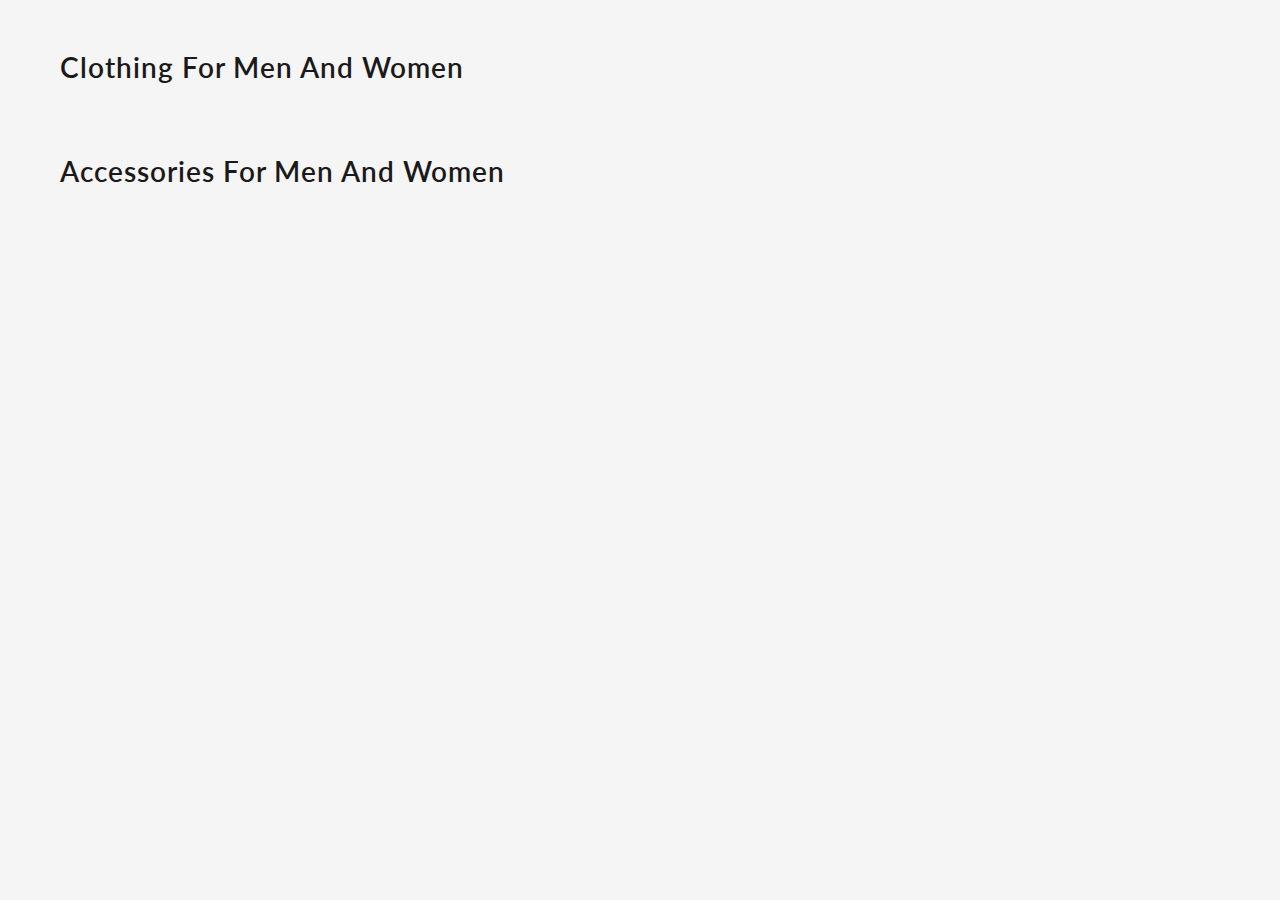
<file: content.html>
<!DOCTYPE html>
<html lang="en">
<head>
    <meta charset="UTF-8">
    <meta name="viewport" content="width=device-width, initial-scale=1.0">
    <meta http-equiv="X-UA-Compatible" content="ie=edge">
    <title> CONTENT | E-COMMERCE WEBSITE BY EDYODA </title>
    <link href="https://fonts.googleapis.com/css?family=Lato&display=swap" rel="stylesheet">
    <!-- favicon -->
    <link rel="icon" href="https://yt3.ggpht.com/a/AGF-l78km1YyNXmF0r3-0CycCA0HLA_i6zYn_8NZEg=s900-c-k-c0xffffffff-no-rj-mo" type="image/gif" sizes="16x16">

    <link rel="stylesheet" href="css/content.css">

</head>
<body>
    <!-- CONTENT SECTION -->
    <div id="mainContainer">
        <section class="products-section">
            <h1>Clothing for Men and Women</h1>
            <div id="containerClothing" class="products-grid">
                <!-- JS rendered code -->
            </div>
        </section>

        <section class="products-section">
            <h1>Accessories for Men and Women</h1>
            <div id="containerAccessories" class="products-grid">
                <!-- JS rendered code -->
            </div>
        </section>
    </div>
</body>
<script src="content.js"></script>
</html>
</file>
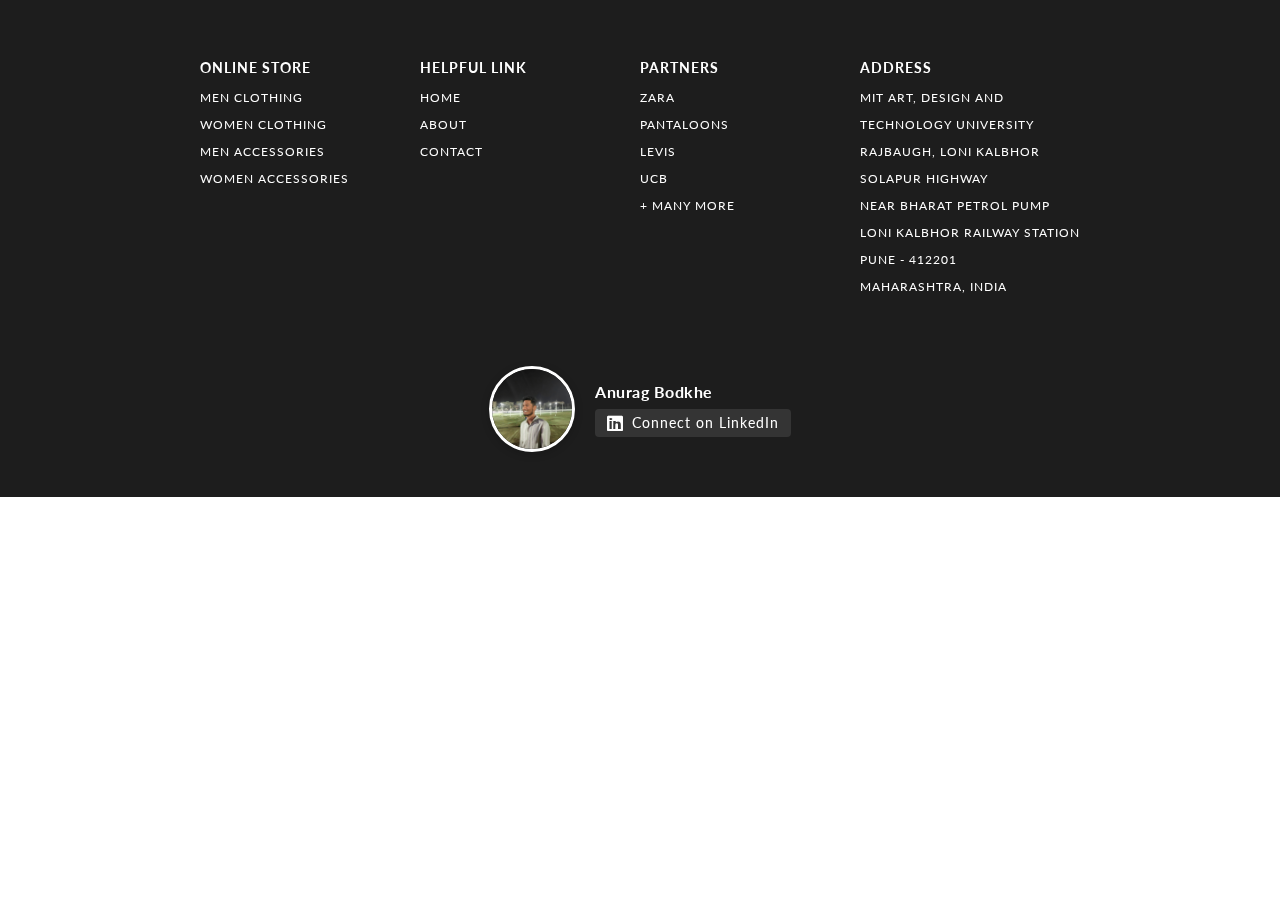
<file: footer.html>
<!DOCTYPE html>
<html lang="en">
<head>
    <meta charset="UTF-8">
    <meta name="viewport" content="width=device-width, initial-scale=1.0">
    <meta http-equiv="X-UA-Compatible" content="ie=edge">
    <title> FOOTER | E-COMMERCE WEBSITE </title>
    <!-- EXTERNAL LINKS -->
    <link href="https://fonts.googleapis.com/css?family=Source+Sans+Pro:300,400" rel="stylesheet">
    <link href="https://fonts.googleapis.com/css?family=Lato&display=swap" rel="stylesheet">
    <link rel="stylesheet" href="css/footer.css">
    <!-- Font Awesome for social icons -->
    <link rel="stylesheet" href="https://cdnjs.cloudflare.com/ajax/libs/font-awesome/5.15.4/css/all.min.css">
</head>

<body>
    <footer>
        <section>    
            <div id="containerFooter">
                
                <div id="webFooter">
                    <h3> online store </h3>
                    <p> men clothing </p>
                    <p> women clothing </p>
                    <p> men accessories </p>
                    <p> women accessories </p>
                </div>
                <div id="webFooter">
                    <h3> helpful link </h3>
                    <p> home </p>
                    <p> about </p>
                    <p> contact </p>
                </div>
                <div id="webFooter">
                    <h3> partners </h3>
                    <p> zara </p>
                    <p> pantaloons </p>
                    <p> levis </p>
                    <p> ucb </p>
                    <p> + many more </p>
                </div>
                <div id="webFooter">
                    <h3> address </h3>
                    <p> MIT Art, Design and </p>
                    <p> Technology University </p>
                    <p> Rajbaugh, Loni Kalbhor </p>
                    <p> Solapur Highway </p>
                    <p> Near Bharat Petrol Pump </p>
                    <p> Loni Kalbhor Railway Station </p>
                    <p> Pune - 412201 </p>
                    <p> Maharashtra, India </p>
                </div>
            </div>
        </section>
        <div id="credit">
            <div class="profile-section">
                <img src="img/anu.jpg" alt="Anurag Bodkhe" class="profile-photo">
                <div class="profile-info">
                    <p class="developer-name">Anurag Bodkhe</p>
                    <a href="https://www.linkedin.com/in/anurag-bodkhe-087758292" target="_blank" class="linkedin-link">
                        <i class="fab fa-linkedin"></i> Connect on LinkedIn
                    </a>
                </div>
            </div>
        </div>
    </footer>
</body>
</html>
</file>
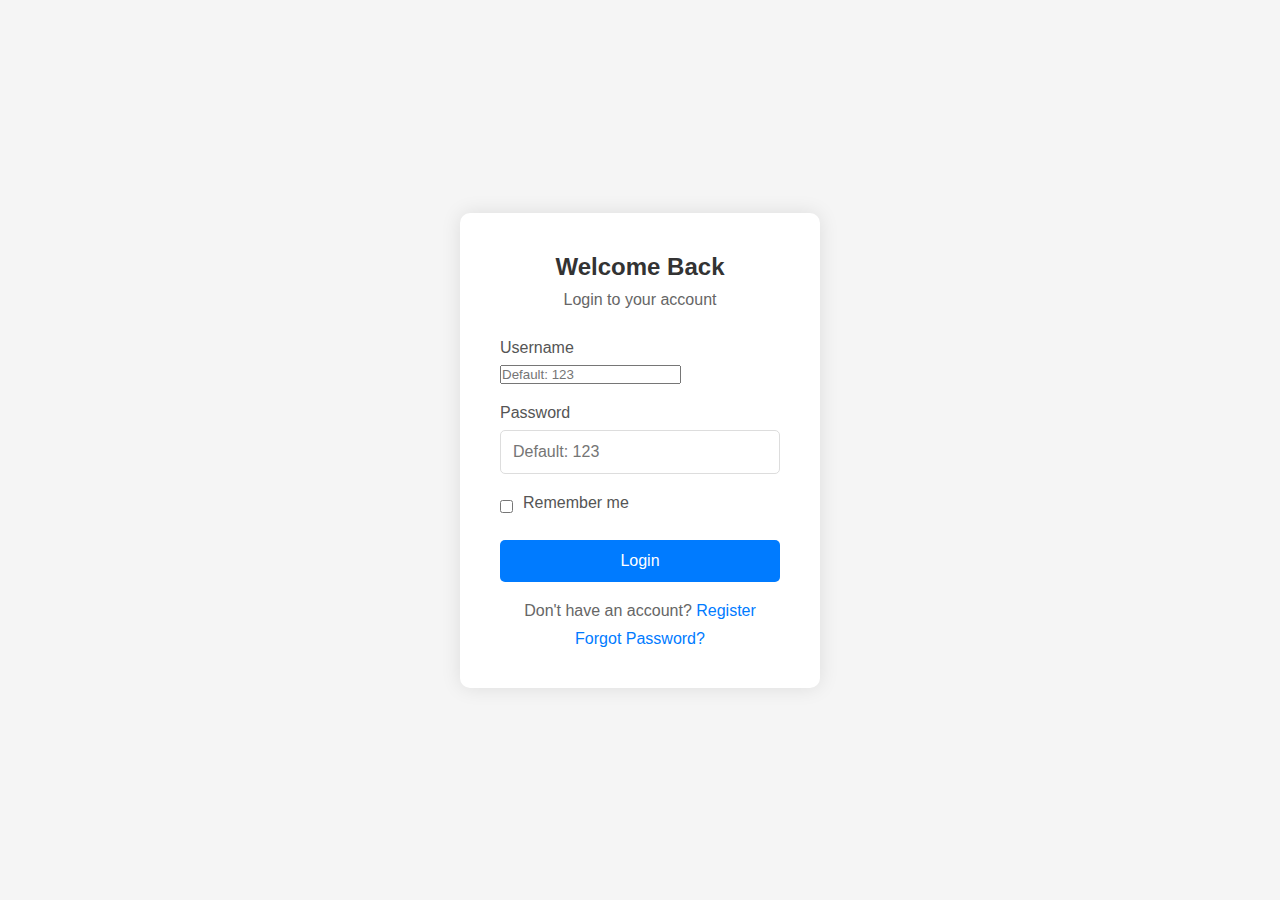
<file: login.html>
<!DOCTYPE html>
<html lang="en">
<head>
    <meta charset="UTF-8">
    <meta name="viewport" content="width=device-width, initial-scale=1.0">
    <title>Login - Fashion Store</title>
    <link rel="stylesheet" href="css/login.css">
</head>
<body>
    <div class="container">
        <div class="login-container">
            <h2>Welcome Back</h2>
            <p class="subtitle">Login to your account</p>
            
            <form id="loginForm" class="login-form">
                <div class="form-group">
                    <label for="username">Username</label>
                    <input type="text" id="username" name="username" placeholder="Default: 123" required>
                </div>
                
                <div class="form-group">
                    <label for="password">Password</label>
                    <input type="password" id="password" name="password" placeholder="Default: 123" required>
                </div>
                
                <div class="form-group remember-me">
                    <input type="checkbox" id="remember" name="remember">
                    <label for="remember">Remember me</label>
                </div>
                
                <button type="submit" class="login-btn">Login</button>
                
                <div class="form-footer">
                    <p>Don't have an account? <a href="register.html">Register</a></p>
                    <a href="#" class="forgot-password">Forgot Password?</a>
                </div>
            </form>
        </div>
    </div>
    <script>
        document.getElementById('loginForm').addEventListener('submit', function(e) {
            e.preventDefault();
            
            const username = document.getElementById('username').value;
            const password = document.getElementById('password').value;
            
            // Check for default credentials
            if (username === '123' && password === '123') {
                // Successful login
                localStorage.setItem('isLoggedIn', 'true');
                window.location.href = 'index.html';
            } else {
                alert('Invalid credentials. Please use the default username and password (both are 123)');
            }
        });
    </script>
</body>
</html>
</file>
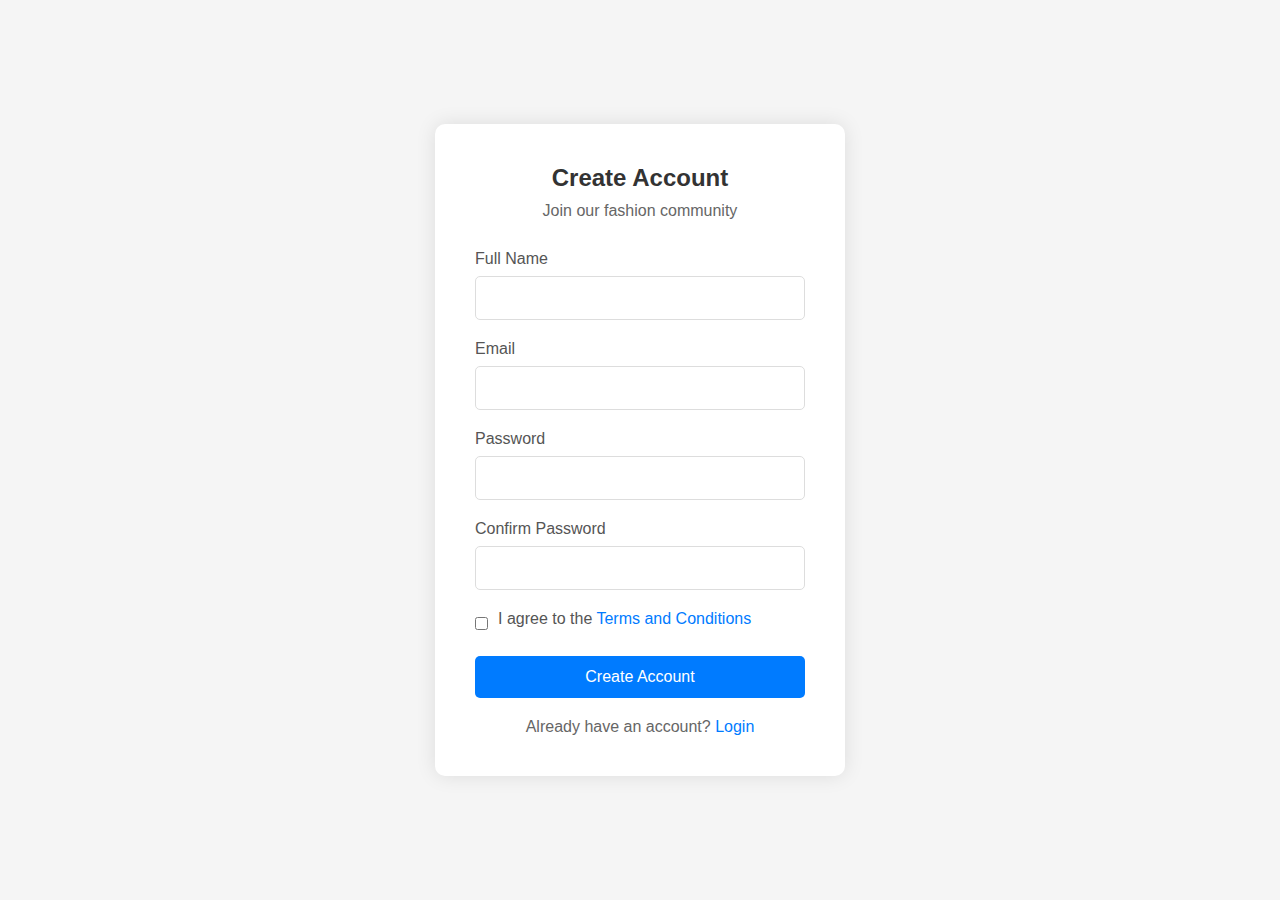
<file: register.html>
<!DOCTYPE html>
<html lang="en">
<head>
    <meta charset="UTF-8">
    <meta name="viewport" content="width=device-width, initial-scale=1.0">
    <title>Register - Fashion Store</title>
    <link rel="stylesheet" href="css/register.css">
</head>
<body>
    <div class="container">
        <div class="register-container">
            <h2>Create Account</h2>
            <p class="subtitle">Join our fashion community</p>
            
            <form id="registerForm" class="register-form">
                <div class="form-group">
                    <label for="fullName">Full Name</label>
                    <input type="text" id="fullName" name="fullName" required>
                </div>
                
                <div class="form-group">
                    <label for="email">Email</label>
                    <input type="email" id="email" name="email" required>
                </div>
                
                <div class="form-group">
                    <label for="password">Password</label>
                    <input type="password" id="password" name="password" required>
                </div>
                
                <div class="form-group">
                    <label for="confirmPassword">Confirm Password</label>
                    <input type="password" id="confirmPassword" name="confirmPassword" required>
                </div>
                
                <div class="form-group terms">
                    <input type="checkbox" id="terms" name="terms" required>
                    <label for="terms">I agree to the <a href="#">Terms and Conditions</a></label>
                </div>
                
                <button type="submit" class="register-btn">Create Account</button>
                
                <div class="form-footer">
                    <p>Already have an account? <a href="login.html">Login</a></p>
                </div>
            </form>
        </div>
    </div>
    <script src="js/register.js"></script>
</body>
</html>
</file>
<file: css/footer.css>
body
{
    margin: 0;
    font-family: 'Lato', sans-serif;
}

#containerFooter
{
    width: 100%;
    background-color: rgb(29, 29, 29);
    color: white;
    letter-spacing: 1px;
    display: grid;
    grid-template-columns: repeat(4, 1fr);
    text-transform: uppercase;
    font-size: 15px;
    padding: 15px 300px;
    box-sizing: border-box;
}
#containerFooter h3:hover, #containerFooter p:hover
{
    color: lightslategray;
    cursor: pointer;
}
#webFooter
{
    padding-top: 30px;
    font-size: 12px;
}
#credit 
{
    width: 100%;
    margin: auto;
    padding: 20px 0;
    text-align: center;
    background-color: rgb(29, 29, 29);
    color: white;
    font-size: 11px;
    letter-spacing: 1px;
}

#credit a
{
    color: white;
    text-decoration: none;
    position: relative;
}
#credit a::after
{
content: "";
background: white;
mix-blend-mode: exclusion;
width: calc(100% + 18px);
height: 0;
position: absolute;
bottom: -4px;
left: -10px;
transition: all .3s cubic-bezier(0.445, 0.05, 0.55, 0.95);
}
#credit a:hover::after
{
    height: calc(100% + 8px)
}

.profile-section {
    display: flex;
    align-items: center;
    justify-content: center;
    padding: 25px;
    gap: 20px;
    background: linear-gradient(to right, rgba(29,29,29,0.95), rgba(29,29,29,0.98));
}

.profile-photo {
    width: 80px;
    height: 80px;
    border-radius: 50%;
    object-fit: cover;
    border: 3px solid white;
    box-shadow: 0 2px 8px rgba(0,0,0,0.2);
}

.profile-info {
    text-align: left;
}

.developer-name {
    font-size: 16px;
    font-weight: bold;
    margin: 0 0 8px 0;
    color: white;
    letter-spacing: 0.5px;
}

.linkedin-link {
    display: flex;
    align-items: center;
    gap: 8px;
    color: #0077b5;
    text-decoration: none;
    font-size: 14px;
    transition: all 0.3s ease;
    padding: 5px 12px;
    border-radius: 4px;
    background: rgba(255,255,255,0.1);
}

.linkedin-link:hover {
    color: #00a0dc;
    background: rgba(255,255,255,0.15);
    transform: translateY(-1px);
}

.linkedin-link i {
    font-size: 18px;
}

/* ----------------------------- MEDIA QUERY --------------------------- */

@media(max-width: 1350px)
{
    #containerFooter
    {
        padding: 15px 200px;
    }
}
@media(max-width: 1166px)
{
    #containerFooter
    {
        padding: 15px 100px;
    }
}
@media(max-width: 950px)
{
    #containerFooter
    {
        padding: 15px 50px;
    }
}
@media(max-width: 850px)
{
    #containerFooter
    {
        font-size: 13px;
    }
    #webFooter
    {
        font-size: 10px;
    }
}
@media(max-width: 750px)
{
    #containerFooter
    {
        display: grid;
        grid-template-columns: 1fr 1fr;
        padding: 15px 100px;
    }
    #webFooter
    {
        padding: 15px 20px;
    }
}
@media(max-width: 540px)
{
    #containerFooter
    {
        padding: 0 25px;
    }
}
@media(max-width: 480px) {
    .profile-section {
        flex-direction: column;
        text-align: center;
        padding: 20px;
    }
    
    .profile-info {
        text-align: center;
    }
    
    .linkedin-link {
        justify-content: center;
        margin: 0 auto;
    }
    
    .profile-photo {
        width: 100px;
        height: 100px;
        border-width: 4px;
    }
}
</file>
<file: css/login.css>
* {
    margin: 0;
    padding: 0;
    box-sizing: border-box;
    font-family: 'Arial', sans-serif;
}

body {
    background-color: #f5f5f5;
    display: flex;
    justify-content: center;
    align-items: center;
    min-height: 100vh;
}

.container {
    width: 100%;
    max-width: 400px;
    padding: 20px;
}

.login-container {
    background-color: white;
    padding: 40px;
    border-radius: 10px;
    box-shadow: 0 0 20px rgba(0, 0, 0, 0.1);
}

h2 {
    color: #333;
    margin-bottom: 10px;
    text-align: center;
}

.subtitle {
    color: #666;
    margin-bottom: 30px;
    text-align: center;
}

.form-group {
    margin-bottom: 20px;
}

label {
    display: block;
    margin-bottom: 8px;
    color: #555;
    font-weight: 500;
}

input[type="email"],
input[type="password"] {
    width: 100%;
    padding: 12px;
    border: 1px solid #ddd;
    border-radius: 5px;
    font-size: 16px;
    transition: border-color 0.3s;
}

input[type="email"]:focus,
input[type="password"]:focus {
    border-color: #007bff;
    outline: none;
}

.remember-me {
    display: flex;
    align-items: center;
    margin-bottom: 20px;
}

.remember-me input {
    margin-right: 10px;
}

.login-btn {
    width: 100%;
    padding: 12px;
    background-color: #007bff;
    color: white;
    border: none;
    border-radius: 5px;
    font-size: 16px;
    cursor: pointer;
    transition: background-color 0.3s;
}

.login-btn:hover {
    background-color: #0056b3;
}

.form-footer {
    margin-top: 20px;
    text-align: center;
}

.form-footer p {
    color: #666;
    margin-bottom: 10px;
}

.form-footer a {
    color: #007bff;
    text-decoration: none;
}

.form-footer a:hover {
    text-decoration: underline;
}

.forgot-password {
    display: block;
    margin-top: 10px;
    color: #666;
}

@media (max-width: 480px) {
    .container {
        padding: 10px;
    }
    
    .login-container {
        padding: 20px;
    }
}
</file>
<file: css/register.css>
* {
    margin: 0;
    padding: 0;
    box-sizing: border-box;
    font-family: 'Arial', sans-serif;
}

body {
    background-color: #f5f5f5;
    display: flex;
    justify-content: center;
    align-items: center;
    min-height: 100vh;
}

.container {
    width: 100%;
    max-width: 450px;
    padding: 20px;
}

.register-container {
    background-color: white;
    padding: 40px;
    border-radius: 10px;
    box-shadow: 0 0 20px rgba(0, 0, 0, 0.1);
}

h2 {
    color: #333;
    margin-bottom: 10px;
    text-align: center;
}

.subtitle {
    color: #666;
    margin-bottom: 30px;
    text-align: center;
}

.form-group {
    margin-bottom: 20px;
}

label {
    display: block;
    margin-bottom: 8px;
    color: #555;
    font-weight: 500;
}

input[type="text"],
input[type="email"],
input[type="password"] {
    width: 100%;
    padding: 12px;
    border: 1px solid #ddd;
    border-radius: 5px;
    font-size: 16px;
    transition: border-color 0.3s;
}

input[type="text"]:focus,
input[type="email"]:focus,
input[type="password"]:focus {
    border-color: #007bff;
    outline: none;
}

.terms {
    display: flex;
    align-items: center;
    margin-bottom: 20px;
}

.terms input {
    margin-right: 10px;
}

.terms a {
    color: #007bff;
    text-decoration: none;
}

.terms a:hover {
    text-decoration: underline;
}

.register-btn {
    width: 100%;
    padding: 12px;
    background-color: #007bff;
    color: white;
    border: none;
    border-radius: 5px;
    font-size: 16px;
    cursor: pointer;
    transition: background-color 0.3s;
}

.register-btn:hover {
    background-color: #0056b3;
}

.form-footer {
    margin-top: 20px;
    text-align: center;
}

.form-footer p {
    color: #666;
}

.form-footer a {
    color: #007bff;
    text-decoration: none;
}

.form-footer a:hover {
    text-decoration: underline;
}

@media (max-width: 480px) {
    .container {
        padding: 10px;
    }
    
    .register-container {
        padding: 20px;
    }
}
</file>
<file: css/content.css>
/* Reset and Base Styles */
* {
    margin: 0;
    padding: 0;
    box-sizing: border-box;
}

body {
    margin: 0;
    font-family: 'Lato', sans-serif;
    background-color: #f5f5f5;
}

/* Main Container */
#mainContainer {
    max-width: 1200px;
    margin: 0 auto;
    padding: 20px;
}

/* Section Styles */
.products-section {
    margin-bottom: 40px;
}

h1 {
    font-size: 28px;
    font-weight: 600;
    color: rgb(27, 25, 25);
    margin: 30px 0;
    text-transform: capitalize;
    letter-spacing: 1px;
}

/* Product Grid */
.products-grid {
    display: grid;
    grid-template-columns: repeat(auto-fill, minmax(220px, 1fr));
    gap: 30px;
    padding: 0 20px;
}

/* Product Card */
#box {
    background-color: white;
    border-radius: 5px;
    overflow: hidden;
    transition: transform 0.3s ease, box-shadow 0.3s ease;
    cursor: pointer;
}

#box:hover {
    transform: translateY(-5px);
    box-shadow: 0 5px 15px rgba(0, 0, 0, 0.1);
}

/* Product Image */
#box img {
    width: 100%;
    height: 300px;
    object-fit: cover;
    display: block;
}

/* Product Details */
#details {
    padding: 15px;
}

#box h3 {
    font-size: 16px;
    margin-bottom: 8px;
    color: #333;
}

#box h4 {
    font-size: 14px;
    color: #666;
    font-weight: 400;
    margin-bottom: 8px;
}

#box h2 {
    font-size: 18px;
    color: #1e88e5;
    margin-bottom: 5px;
}

/* Links */
#box a {
    text-decoration: none;
    color: inherit;
}

/* Media Queries */
@media (max-width: 1200px) {
    #mainContainer {
        padding: 15px;
    }
    
    .products-grid {
        grid-template-columns: repeat(auto-fill, minmax(200px, 1fr));
        gap: 20px;
    }
}

@media (max-width: 768px) {
    h1 {
        font-size: 24px;
        margin: 20px 0;
    }
    
    .products-grid {
        grid-template-columns: repeat(auto-fill, minmax(180px, 1fr));
        gap: 15px;
    }
    
    #box img {
        height: 250px;
    }
}

@media (max-width: 480px) {
    h1 {
        font-size: 20px;
    }
    
    .products-grid {
        grid-template-columns: repeat(auto-fill, minmax(150px, 1fr));
        gap: 10px;
    }
    
    #box img {
        height: 200px;
    }
    
    #details {
        padding: 10px;
    }
}
</file>
